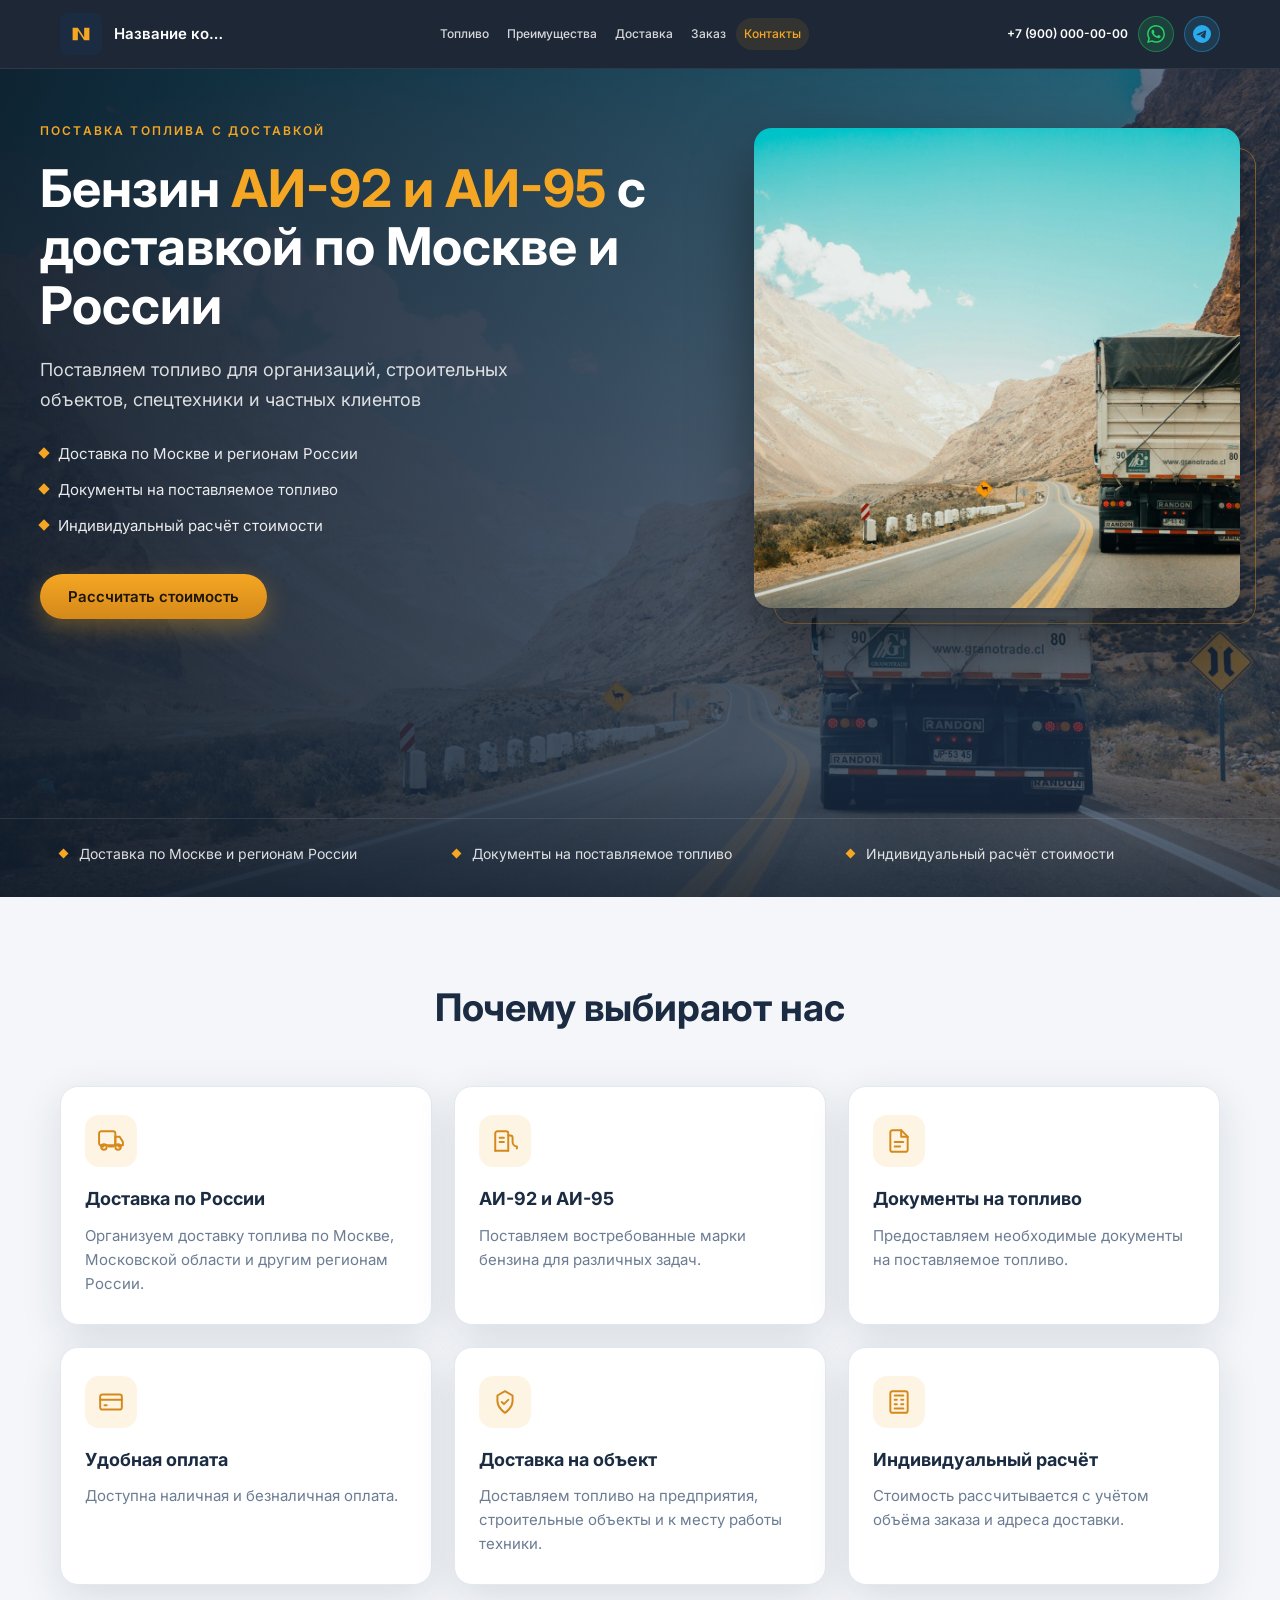
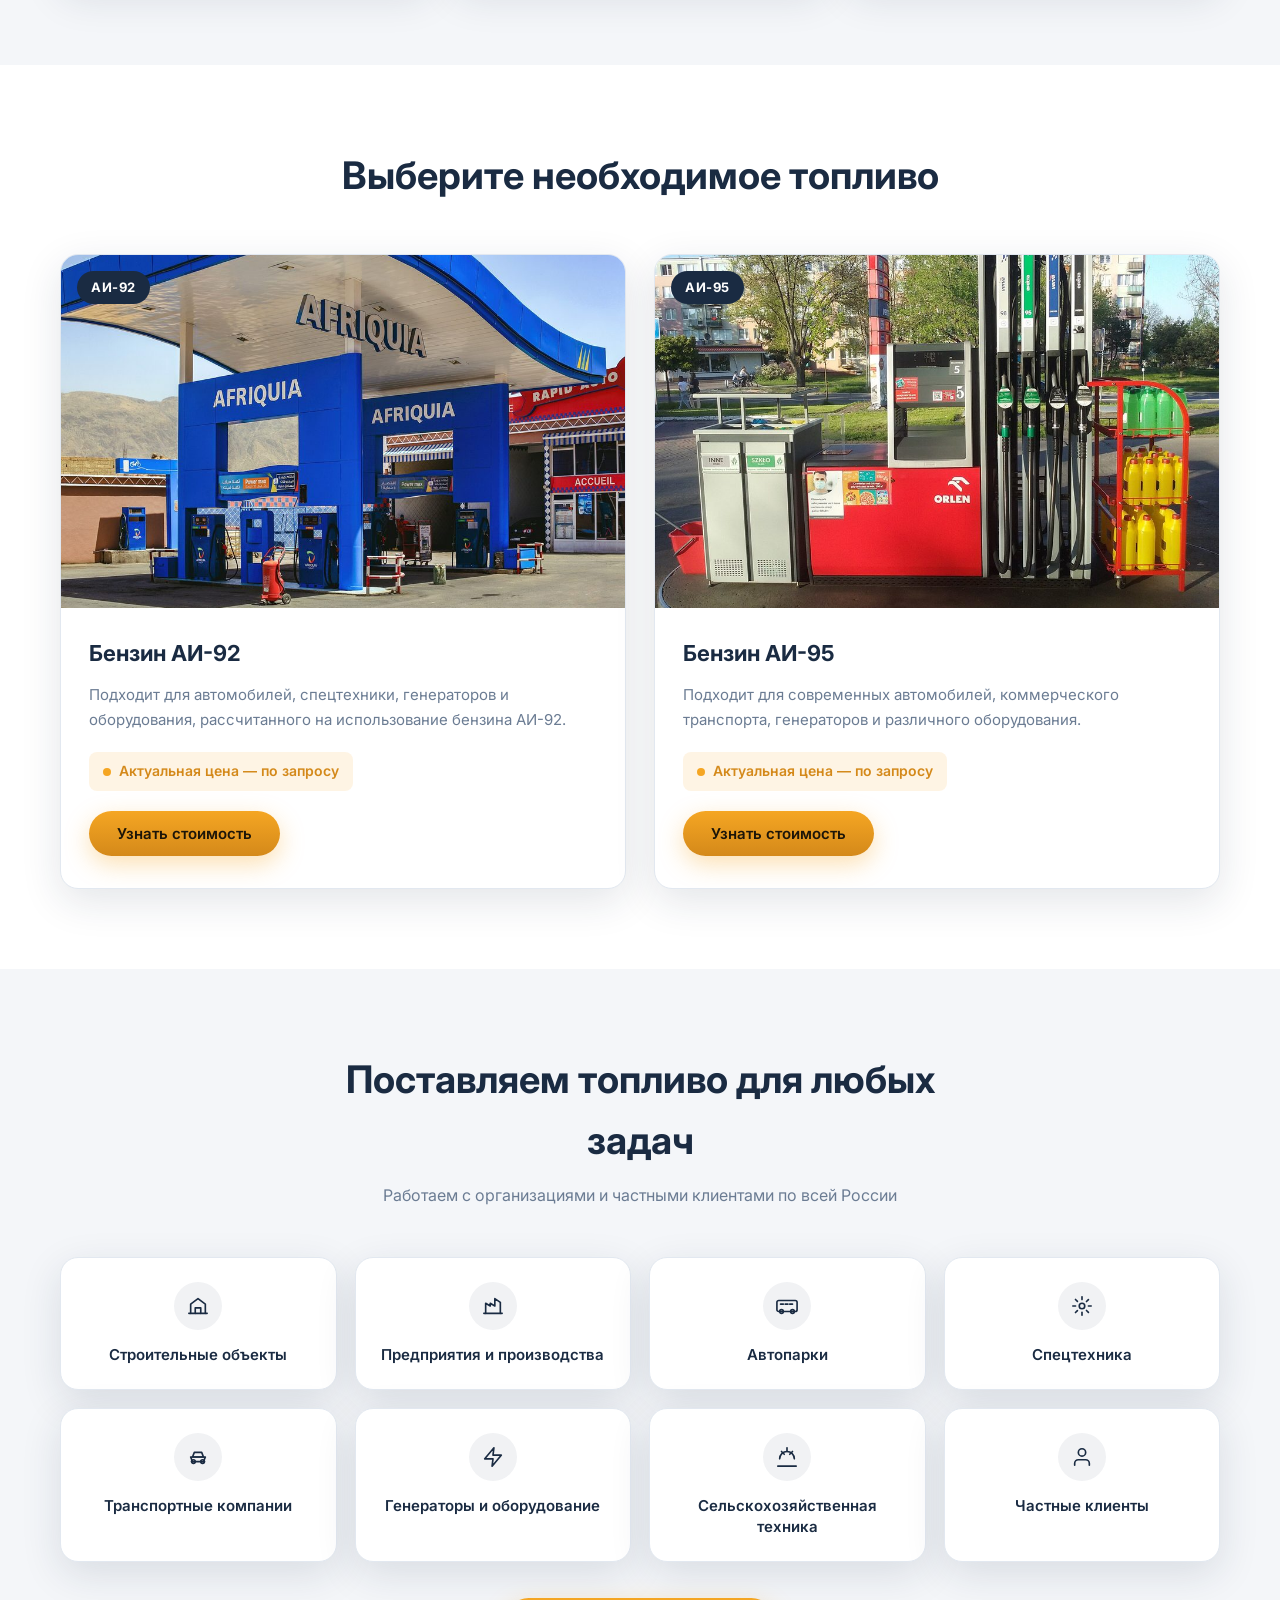
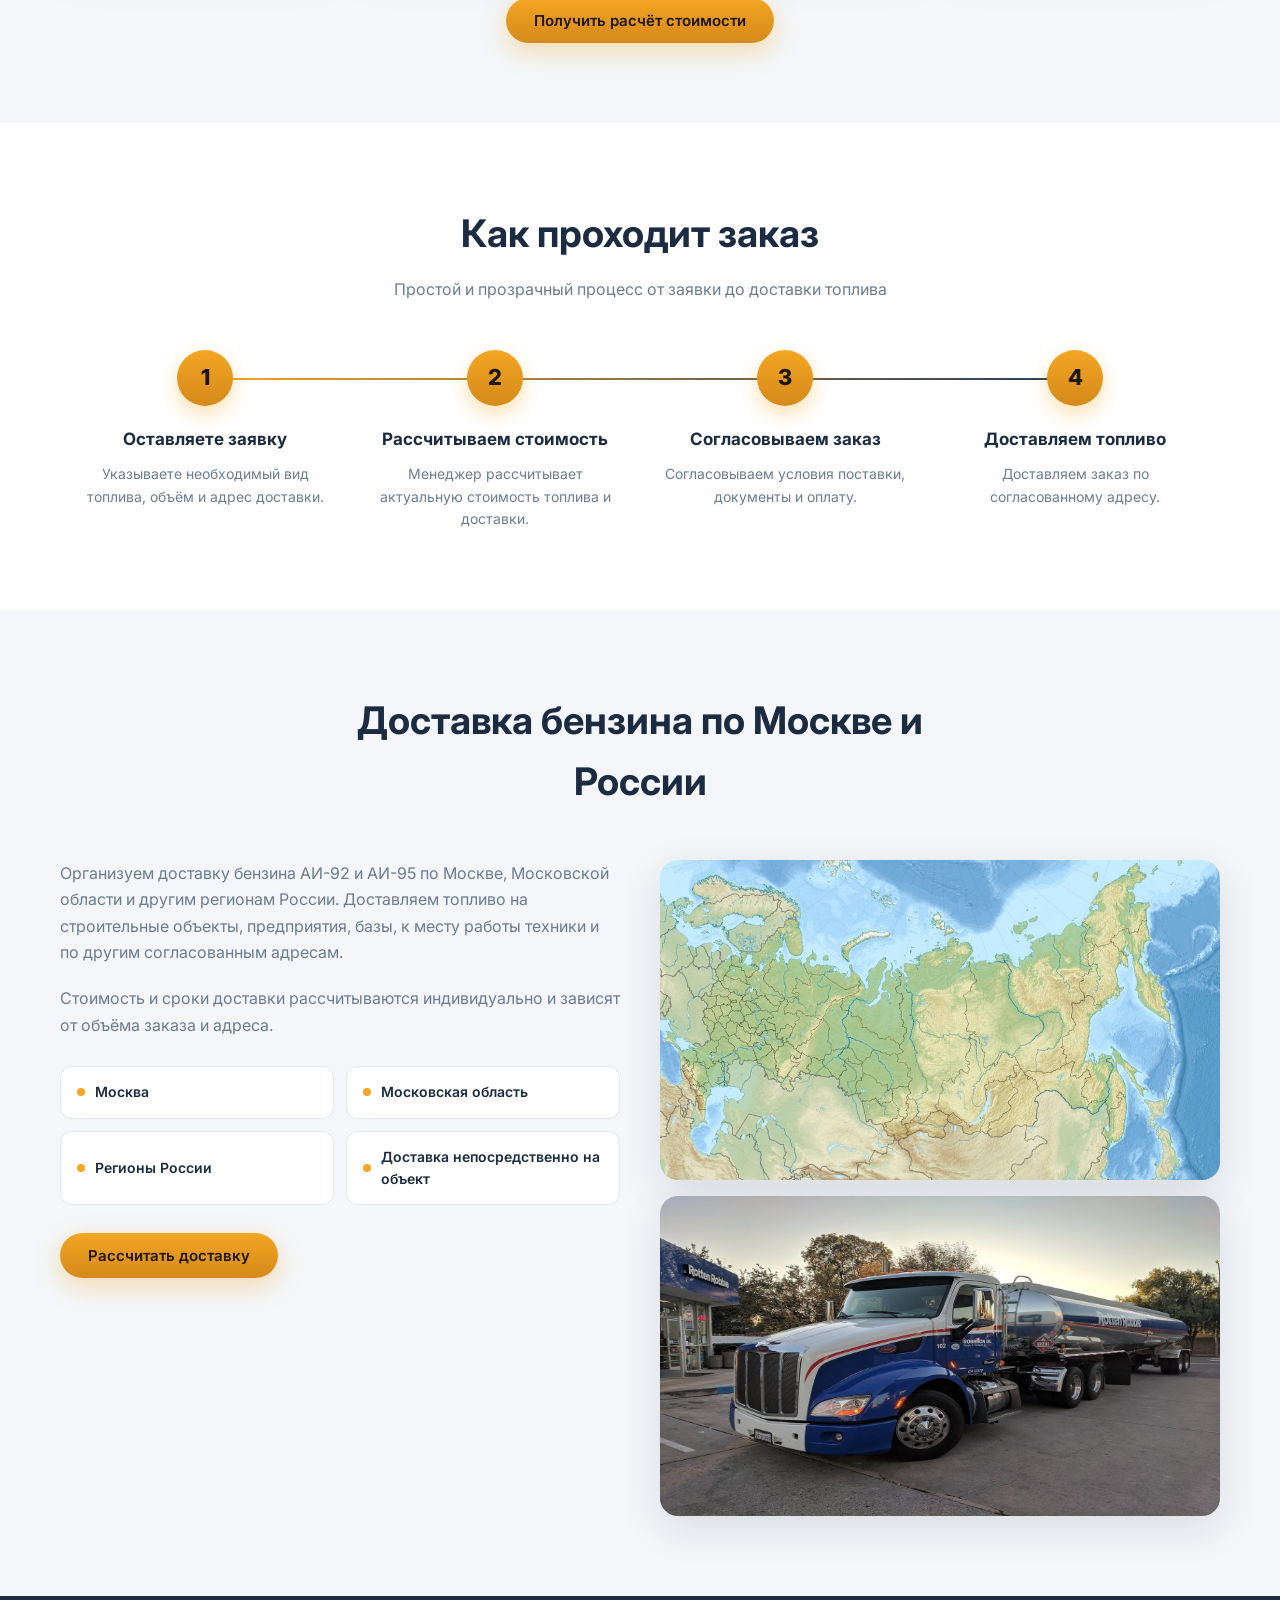
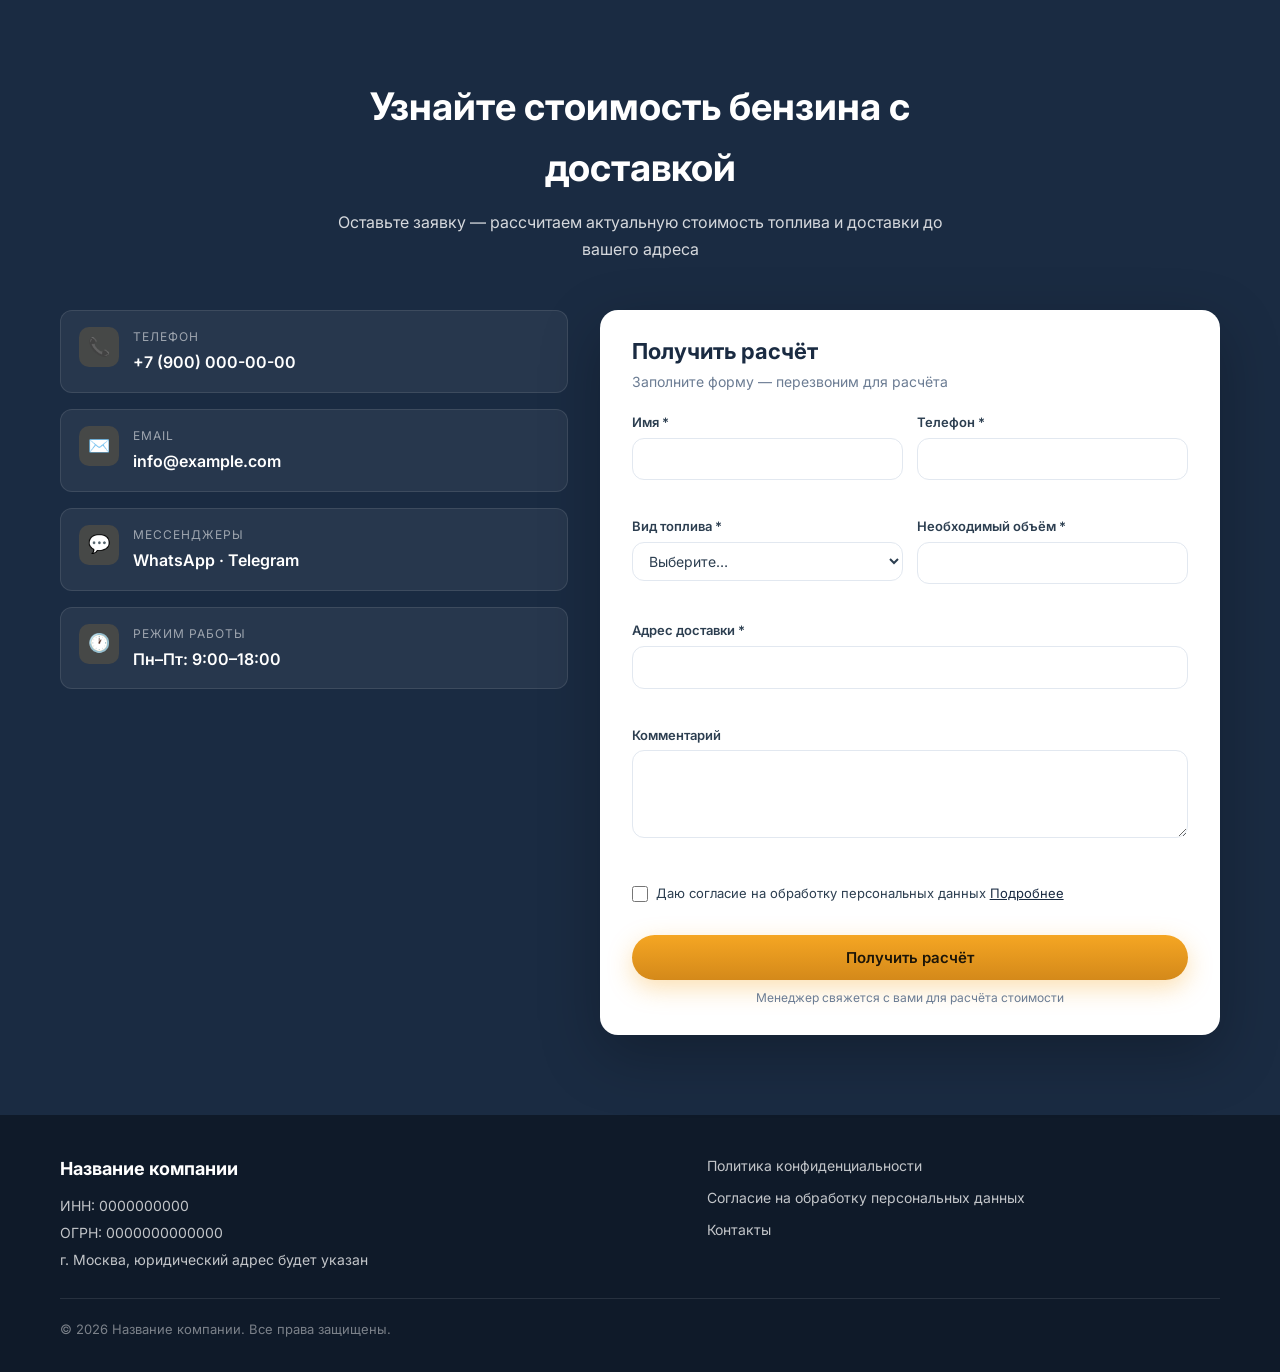
<file: index.html>
<!DOCTYPE html>
<html lang="ru">
<head>
  <meta charset="UTF-8">
  <meta name="viewport" content="width=device-width, initial-scale=1.0">
  <title>Бензин АИ-92 и АИ-95 с доставкой</title>
  <meta name="description" content="Поставка бензина АИ-92 и АИ-95 с доставкой по Москве, Московской области и регионам России.">
  <link rel="icon" href="data:image/svg+xml,<svg xmlns='http://www.w3.org/2000/svg' viewBox='0 0 100 100'><rect width='100' height='100' rx='16' fill='%231a2b42'/><text x='50' y='64' font-size='40' text-anchor='middle' fill='%23f5a623' font-family='Arial'>⛽</text></svg>">
  <link rel="preconnect" href="https://fonts.googleapis.com">
  <link rel="preconnect" href="https://fonts.gstatic.com" crossorigin>
  <link href="https://fonts.googleapis.com/css2?family=Inter:wght@400;500;600;700&display=swap" rel="stylesheet">
  <link rel="stylesheet" href="css/variables.css">
  <link rel="stylesheet" href="css/base.css">
  <link rel="stylesheet" href="css/layout.css">
  <link rel="stylesheet" href="css/header.css">
  <link rel="stylesheet" href="css/hero.css">
  <link rel="stylesheet" href="css/modal.css">
  <link rel="stylesheet" href="css/sections.css">
  <link rel="stylesheet" href="css/bottom-sections.css">
</head>
<body>
  <div id="loading" class="loading-screen">Загрузка…</div>

  <div id="app" class="site-root" hidden>
    <header class="header" id="header"></header>
    <main>
      <section id="hero" class="section section--hero"></section>
      <section id="advantages" class="section"></section>
      <section id="fuel" class="section section--alt"></section>
      <section id="audience" class="section"></section>
      <section id="order" class="section section--alt"></section>
      <section id="delivery" class="section"></section>
      <section id="contacts" class="section section--contacts"></section>
    </main>
    <footer class="footer" id="footer"></footer>
  </div>

  <div id="lead-modal" class="modal" hidden aria-hidden="true" role="dialog" aria-labelledby="lead-modal-title">
    <div class="modal__backdrop" data-close-modal></div>
    <div class="modal__dialog">
      <button class="modal__close" type="button" data-close-modal aria-label="Закрыть">&times;</button>
      <h2 class="modal__title" id="lead-modal-title">Рассчитать стоимость</h2>
      <p class="modal__subtitle">Заполните форму — менеджер рассчитает стоимость топлива и доставки</p>
      <form id="lead-form" novalidate>
        <div id="lead-form-fields"></div>
        <button class="btn btn--accent form__submit" type="submit" id="lead-form-submit">Отправить заявку</button>
        <p class="form__note">Менеджер свяжется с вами для расчёта стоимости</p>
      </form>
      <div id="lead-success" class="form__success" hidden>
        <div class="form__success-icon" aria-hidden="true">✓</div>
        <h3 class="modal__title">Заявка принята</h3>
        <p id="lead-success-text"></p>
        <button class="btn btn--accent" type="button" data-close-modal style="margin-top:20px;width:100%;">Закрыть</button>
      </div>
    </div>
  </div>

  <script src="js/vendor/js-yaml.min.js"></script>
  <script src="js/base-path.js"></script>
  <script src="js/icons.js"></script>
  <script src="js/section-icons.js"></script>
  <script src="js/config-loader.js"></script>
  <script src="js/utm.js"></script>
  <script src="js/lead-api.js"></script>
  <script src="js/form-render.js"></script>
  <script src="js/lead-form.js"></script>
  <script src="js/nav.js"></script>
  <script src="js/modal.js"></script>
  <script src="js/contacts-form.js"></script>
  <script src="js/app.js"></script>
</body>
</html>
</file>
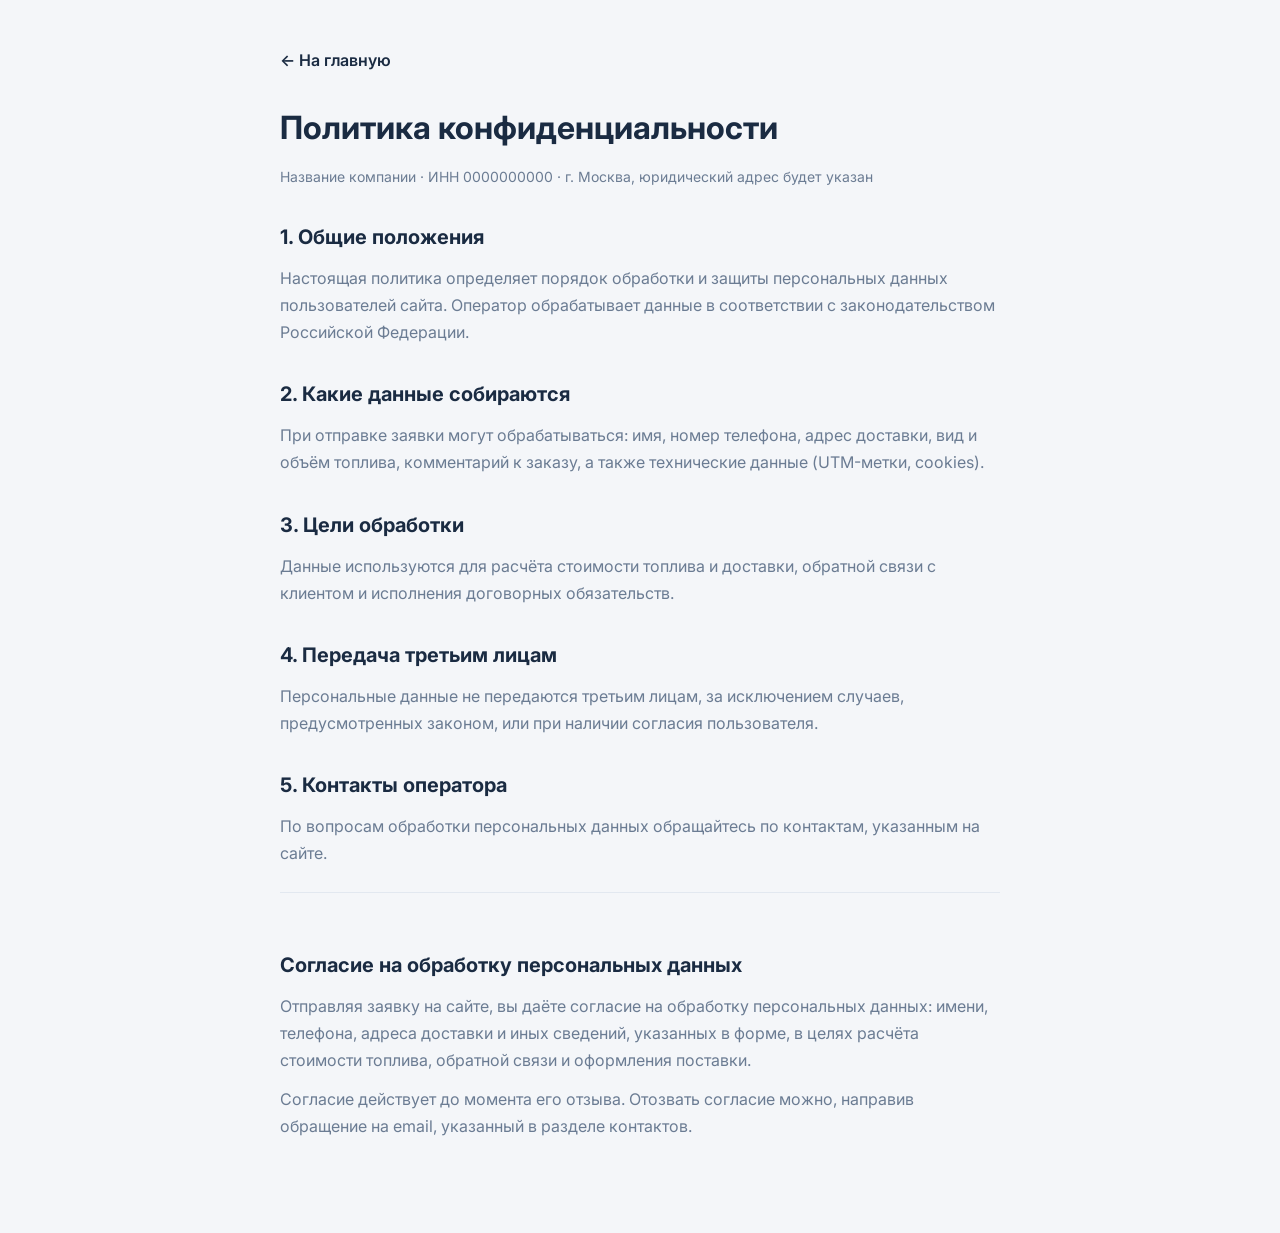
<file: privacy.html>
<!DOCTYPE html>
<html lang="ru">
<head>
  <meta charset="UTF-8">
  <meta name="viewport" content="width=device-width, initial-scale=1.0">
  <title>Политика конфиденциальности</title>
  <link rel="preconnect" href="https://fonts.googleapis.com">
  <link rel="preconnect" href="https://fonts.gstatic.com" crossorigin>
  <link href="https://fonts.googleapis.com/css2?family=Inter:wght@400;500;600;700&display=swap" rel="stylesheet">
  <link rel="stylesheet" href="css/variables.css">
  <link rel="stylesheet" href="css/base.css">
  <style>
    body { background: var(--color-bg); }
    .legal-page { max-width: 760px; margin: 0 auto; padding: 48px 20px 80px; }
    .legal-page h1 { font-size: 32px; color: var(--color-primary); margin-bottom: 12px; }
    .legal-page h2 { font-size: 20px; color: var(--color-primary); margin: 32px 0 12px; }
    .legal-page p { color: var(--color-muted); line-height: 1.7; margin-bottom: 12px; }
    .legal-back { display: inline-flex; margin-bottom: 28px; color: var(--color-primary); text-decoration: none; font-weight: 600; }
    .legal-back:hover { color: var(--color-accent-dark); }
    .legal-meta { font-size: 14px; color: var(--color-muted); margin-bottom: 32px; }
    #consent { scroll-margin-top: 24px; padding-top: 24px; border-top: 1px solid var(--color-border); margin-top: 24px; }
  </style>
</head>
<body>
  <div class="legal-page">
    <a class="legal-back" href="index.html">← На главную</a>
    <h1 id="privacy-title">Политика конфиденциальности</h1>
    <p class="legal-meta" id="company-line">Загрузка…</p>
    <div id="privacy-sections"></div>
    <section id="consent">
      <h2 id="consent-title">Согласие на обработку персональных данных</h2>
      <p id="consent-text"></p>
    </section>
  </div>

  <script src="js/vendor/js-yaml.min.js"></script>
  <script src="js/base-path.js"></script>
  <script src="js/config-loader.js"></script>
  <script>
    (async function () {
      try {
        const [site, content] = await Promise.all([
          SiteConfig.fetchYaml('config/site.yaml'),
          SiteConfig.fetchYaml('config/content.yaml'),
        ]);
        const legal = content.legal || {};

        document.title = `${legal.privacy_title || 'Политика'} — ${site.company.name}`;
        document.getElementById('privacy-title').textContent = legal.privacy_title || 'Политика конфиденциальности';
        document.getElementById('consent-title').textContent = legal.consent_title || 'Согласие на обработку персональных данных';
        document.getElementById('company-line').textContent = `${site.company.name} · ИНН ${site.company.inn} · ${site.company.legal_address}`;

        const host = document.getElementById('privacy-sections');
        host.innerHTML = (legal.privacy_sections || [])
          .map((s) => `<h2>${s.title}</h2><p>${s.text}</p>`)
          .join('');

        const consentText = (legal.consent_text || '').trim().split(/\n\n+/);
        document.getElementById('consent-text').innerHTML = consentText.map((p) => `<p>${p}</p>`).join('');
      } catch (e) {
        document.getElementById('company-line').textContent = 'Ошибка загрузки: ' + e.message;
      }
    })();
  </script>
</body>
</html>
</file>
<file: css/variables.css>
:root {
  --color-primary: #1a2b42;
  --color-primary-light: #243a5e;
  --color-accent: #f5a623;
  --color-accent-dark: #d4891a;
  --color-white: #ffffff;
  --color-text: #2c3e50;
  --color-muted: #6b7c93;
  --color-bg: #f4f6f9;
  --color-card: #ffffff;
  --color-border: #e2e8f0;

  --font-sans: "Inter", -apple-system, "Segoe UI", Roboto, Arial, sans-serif;
  --container: 1200px;
  --radius: 12px;
  --radius-lg: 18px;
  --shadow: 0 12px 40px rgba(26, 43, 66, 0.12);
}
</file>
<file: css/base.css>
* {
  margin: 0;
  padding: 0;
  box-sizing: border-box;
}

html {
  scroll-behavior: smooth;
}

body {
  font-family: var(--font-sans);
  color: var(--color-text);
  background: var(--color-bg);
  line-height: 1.6;
}

.container {
  max-width: var(--container);
  margin: 0 auto;
  padding: 0 20px;
}

img {
  max-width: 100%;
  display: block;
}

a {
  color: inherit;
}

.loading-screen {
  min-height: 100vh;
  display: grid;
  place-items: center;
  background: var(--color-primary);
  color: var(--color-white);
  font-size: 18px;
}

.loading-screen[hidden],
.site-root[hidden] {
  display: none !important;
}

.sr-only {
  position: absolute;
  width: 1px;
  height: 1px;
  padding: 0;
  margin: -1px;
  overflow: hidden;
  clip: rect(0, 0, 0, 0);
  border: 0;
}
</file>
<file: css/layout.css>
.btn {
  display: inline-flex;
  align-items: center;
  justify-content: center;
  gap: 8px;
  padding: 13px 28px;
  border-radius: 999px;
  border: none;
  font-weight: 600;
  font-size: 15px;
  cursor: pointer;
  text-decoration: none;
  transition: transform 0.18s, box-shadow 0.18s, background 0.2s;
  font-family: inherit;
}

.btn--accent {
  background: linear-gradient(180deg, var(--color-accent) 0%, var(--color-accent-dark) 100%);
  color: #1c1508;
  box-shadow: 0 8px 24px rgba(245, 166, 35, 0.35);
}

.btn--accent:hover {
  transform: translateY(-2px);
  box-shadow: 0 12px 30px rgba(245, 166, 35, 0.45);
}

.btn--ghost {
  background: transparent;
  color: var(--color-white);
  border: 1px solid rgba(255, 255, 255, 0.3);
}

.btn--ghost:hover {
  background: rgba(255, 255, 255, 0.08);
}

.section {
  padding: 80px 0;
  scroll-margin-top: 80px;
}

.section--alt {
  background: var(--color-white);
}

.section--contacts {
  background: var(--color-primary);
  color: var(--color-white);
}

.section__title {
  font-size: clamp(28px, 4vw, 38px);
  font-weight: 700;
  margin-bottom: 16px;
  color: var(--color-primary);
}

.section--contacts .section__title {
  color: var(--color-white);
}

.section__subtitle {
  color: var(--color-muted);
  max-width: 640px;
  margin-bottom: 32px;
  line-height: 1.65;
}

.section--contacts .section__subtitle {
  color: rgba(255, 255, 255, 0.82);
}

.grid-3 {
  display: grid;
  grid-template-columns: repeat(3, 1fr);
  gap: 20px;
}

.grid-2 {
  display: grid;
  grid-template-columns: repeat(2, 1fr);
  gap: 24px;
}

.grid-4 {
  display: grid;
  grid-template-columns: repeat(4, 1fr);
  gap: 20px;
}

.card {
  background: var(--color-card);
  border: 1px solid var(--color-border);
  border-radius: var(--radius-lg);
  padding: 24px;
  box-shadow: var(--shadow);
}

.card h3 {
  margin-bottom: 8px;
  color: var(--color-primary);
}

.footer {
  background: #0f1a29;
  color: rgba(255, 255, 255, 0.75);
  padding: 32px 0;
  font-size: 14px;
}

.footer__grid {
  display: grid;
  gap: 8px;
}

.footer a {
  color: inherit;
}

@media (max-width: 900px) {
  .grid-3,
  .grid-4 {
    grid-template-columns: repeat(2, 1fr);
  }
}

@media (max-width: 600px) {
  .section {
    padding: 64px 0;
  }

  .grid-2,
  .grid-3,
  .grid-4 {
    grid-template-columns: 1fr;
  }
}
</file>
<file: css/header.css>
.header {
  position: sticky;
  top: 0;
  z-index: 200;
  background: rgba(15, 26, 41, 0.94);
  backdrop-filter: blur(12px);
  border-bottom: 1px solid rgba(255, 255, 255, 0.08);
}

.header__inner {
  display: grid;
  grid-template-columns: auto minmax(0, 1fr) auto;
  align-items: center;
  gap: 20px;
  min-height: 68px;
}

.header__brand {
  display: flex;
  align-items: center;
  gap: 12px;
  color: var(--color-white);
  text-decoration: none;
  font-weight: 600;
  font-size: 15px;
  white-space: nowrap;
}

.header__brand img {
  width: 42px;
  height: 42px;
  flex-shrink: 0;
}

.header__brand span {
  max-width: 160px;
  overflow: hidden;
  text-overflow: ellipsis;
}

.nav--desktop {
  display: flex;
  justify-content: center;
  align-items: center;
  gap: 2px;
  flex-wrap: nowrap;
  min-width: 0;
}

.nav a {
  color: rgba(255, 255, 255, 0.82);
  text-decoration: none;
  font-size: 13px;
  font-weight: 500;
  padding: 7px 10px;
  border-radius: 999px;
  white-space: nowrap;
  transition: color 0.2s, background 0.2s;
}

.nav a:hover,
.nav a.is-active {
  color: var(--color-accent);
  background: rgba(245, 166, 35, 0.1);
}

.header__actions {
  display: flex;
  align-items: center;
  gap: 10px;
}

.header__phone {
  color: var(--color-white);
  text-decoration: none;
  font-weight: 600;
  font-size: 13px;
  white-space: nowrap;
}

.header__phone:hover {
  color: var(--color-accent);
}

.btn--icon {
  width: 36px;
  height: 36px;
  padding: 0;
  border-radius: 50%;
  font-size: 0;
  flex-shrink: 0;
}

.btn--icon svg {
  width: 18px;
  height: 18px;
}

.btn--wa {
  background: rgba(37, 211, 102, 0.15);
  border: 1px solid rgba(37, 211, 102, 0.4);
  color: #25d366;
}

.btn--wa:hover {
  background: rgba(37, 211, 102, 0.28);
}

.btn--tg {
  background: rgba(42, 171, 238, 0.15);
  border: 1px solid rgba(42, 171, 238, 0.4);
  color: #2aabee;
}

.btn--tg:hover {
  background: rgba(42, 171, 238, 0.28);
}

.burger {
  display: none;
  width: 44px;
  height: 44px;
  border: 1px solid rgba(255, 255, 255, 0.2);
  border-radius: 10px;
  background: transparent;
  cursor: pointer;
  padding: 10px;
  flex-direction: column;
  justify-content: center;
  gap: 5px;
}

.burger span {
  display: block;
  height: 2px;
  background: var(--color-white);
  border-radius: 2px;
  transition: transform 0.25s, opacity 0.25s;
}

.burger.is-open span:nth-child(1) {
  transform: translateY(7px) rotate(45deg);
}

.burger.is-open span:nth-child(2) {
  opacity: 0;
}

.burger.is-open span:nth-child(3) {
  transform: translateY(-7px) rotate(-45deg);
}

.mobile-menu {
  display: none;
  border-top: 1px solid rgba(255, 255, 255, 0.08);
  background: rgba(15, 26, 41, 0.98);
  padding: 16px 0 24px;
}

.mobile-menu.is-open {
  display: block;
}

.mobile-menu .nav {
  flex-direction: column;
  gap: 4px;
  padding: 0 20px;
}

.mobile-menu .nav a {
  display: block;
  padding: 12px 16px;
  font-size: 16px;
}

.mobile-menu__contacts {
  display: flex;
  flex-direction: column;
  gap: 12px;
  padding: 20px 20px 0;
  border-top: 1px solid rgba(255, 255, 255, 0.08);
  margin-top: 12px;
}

.mobile-menu__contacts .header__phone {
  font-size: 18px;
}

.mobile-menu__row {
  display: flex;
  gap: 10px;
}

@media (max-width: 1140px) {
  .header__inner {
    grid-template-columns: 1fr auto;
  }

  .nav--desktop {
    display: none;
  }

  .header__phone {
    display: none;
  }

  .burger {
    display: flex;
  }
}

@media (min-width: 1141px) and (max-width: 1280px) {
  .header__brand span {
    max-width: 120px;
  }

  .nav a {
    font-size: 12px;
    padding: 6px 8px;
  }

  .header__phone {
    font-size: 12px;
  }
}

@media (max-width: 480px) {
  .header__brand span {
    display: none;
  }
}
</file>
<file: css/hero.css>
.section--hero {
  position: relative;
  padding: 0;
  min-height: min(92vh, 900px);
  display: flex;
  flex-direction: column;
  justify-content: center;
  color: var(--color-white);
  overflow: hidden;
}

.hero__bg {
  position: absolute;
  inset: 0;
  background:
    linear-gradient(105deg, rgba(15, 26, 41, 0.94) 0%, rgba(26, 43, 66, 0.82) 45%, rgba(36, 58, 94, 0.55) 100%),
    var(--hero-bg, var(--color-primary)) center/cover no-repeat;
  z-index: 0;
}

.hero__bg::after {
  content: "";
  position: absolute;
  inset: auto 0 0 0;
  height: 120px;
  background: linear-gradient(to top, rgba(15, 26, 41, 0.5), transparent);
}

.hero__grid {
  position: relative;
  z-index: 1;
  display: grid;
  grid-template-columns: 1.15fr 0.85fr;
  gap: 56px;
  align-items: center;
  padding: 48px 0 32px;
}

.hero__eyebrow {
  display: inline-block;
  font-size: 12px;
  font-weight: 600;
  letter-spacing: 0.18em;
  text-transform: uppercase;
  color: var(--color-accent);
  margin-bottom: 20px;
}

.hero__title {
  font-size: clamp(32px, 5vw, 52px);
  font-weight: 700;
  line-height: 1.12;
  margin-bottom: 20px;
  color: var(--color-white);
}

.hero__title em {
  font-style: normal;
  color: var(--color-accent);
}

.hero__subtitle {
  font-size: clamp(16px, 2vw, 18px);
  line-height: 1.65;
  color: rgba(255, 255, 255, 0.84);
  max-width: 520px;
  margin-bottom: 28px;
}

.hero__benefits {
  list-style: none;
  display: grid;
  gap: 12px;
  margin-bottom: 36px;
}

.hero__benefits li {
  display: flex;
  align-items: flex-start;
  gap: 10px;
  font-size: 15px;
  color: rgba(255, 255, 255, 0.9);
}

.hero__benefits li::before {
  content: "";
  width: 8px;
  height: 8px;
  margin-top: 7px;
  flex-shrink: 0;
  background: var(--color-accent);
  transform: rotate(45deg);
}

.hero__cta-row {
  display: flex;
  flex-wrap: wrap;
  gap: 14px;
  align-items: center;
}

.hero__visual {
  position: relative;
}

.hero__visual::before {
  content: "";
  position: absolute;
  inset: 20px -16px -16px 20px;
  border: 1px solid rgba(245, 166, 35, 0.45);
  border-radius: var(--radius-lg);
  pointer-events: none;
}

.hero__visual img {
  position: relative;
  width: 100%;
  border-radius: var(--radius-lg);
  box-shadow: 0 28px 64px rgba(0, 0, 0, 0.45);
  aspect-ratio: 4/3;
  object-fit: cover;
}

.hero__trust {
  position: relative;
  z-index: 1;
  border-top: 1px solid rgba(255, 255, 255, 0.1);
  padding: 24px 0 32px;
  margin-top: auto;
}

.hero__trust-grid {
  display: grid;
  grid-template-columns: repeat(3, 1fr);
  gap: 20px;
}

.hero__trust-item {
  display: flex;
  align-items: center;
  gap: 12px;
  font-size: 14px;
  color: rgba(255, 255, 255, 0.85);
}

.hero__trust-item::before {
  content: "";
  width: 7px;
  height: 7px;
  flex-shrink: 0;
  background: var(--color-accent);
  transform: rotate(45deg);
}

@media (max-width: 900px) {
  .hero__grid {
    grid-template-columns: 1fr;
    gap: 36px;
    padding-top: 32px;
  }

  .hero__visual {
    order: -1;
    max-width: 480px;
  }

  .hero__trust-grid {
    grid-template-columns: 1fr;
    gap: 14px;
  }
}

@media (max-width: 480px) {
  .section--hero {
    min-height: auto;
  }

  .hero__cta-row .btn {
    width: 100%;
  }
}
</file>
<file: css/modal.css>
.modal {
  position: fixed;
  inset: 0;
  z-index: 300;
  display: grid;
  place-items: center;
  padding: 20px;
}

.modal[hidden] {
  display: none;
}

.modal__backdrop {
  position: absolute;
  inset: 0;
  background: rgba(15, 26, 41, 0.72);
  backdrop-filter: blur(4px);
}

.modal__dialog {
  position: relative;
  width: min(100%, 600px);
  background: var(--color-white);
  border-radius: var(--radius-lg);
  box-shadow: 0 24px 80px rgba(0, 0, 0, 0.35);
  padding: 28px 32px 24px;
  overflow: hidden;
}

.modal__close {
  position: absolute;
  top: 16px;
  right: 16px;
  width: 36px;
  height: 36px;
  border: none;
  border-radius: 50%;
  background: var(--color-bg);
  color: var(--color-muted);
  font-size: 22px;
  line-height: 1;
  cursor: pointer;
}

.modal__close:hover {
  background: var(--color-border);
  color: var(--color-text);
}

.modal__title {
  font-size: 22px;
  font-weight: 700;
  color: var(--color-primary);
  margin-bottom: 6px;
  padding-right: 36px;
  line-height: 1.25;
}

.modal__subtitle {
  font-size: 14px;
  color: var(--color-muted);
  margin-bottom: 20px;
  line-height: 1.45;
}

.modal__dialog .form-field {
  margin-bottom: 12px;
}

.form-field {
  margin-bottom: 16px;
}

.form-field label {
  display: block;
  font-size: 13px;
  font-weight: 600;
  color: var(--color-text);
  margin-bottom: 5px;
}

.modal__dialog .form-field label {
  font-size: 12px;
  margin-bottom: 4px;
}

.form-field textarea {
  resize: vertical;
  min-height: 88px;
}

.form-field input:not([type="checkbox"]):not([type="radio"]):not([type="hidden"]),
.form-field select,
.form-field textarea {
  width: 100%;
  padding: 12px 14px;
  border: 1px solid var(--color-border);
  border-radius: var(--radius);
  font: inherit;
  font-size: 15px;
  color: var(--color-text);
  background: var(--color-white);
  transition: border-color 0.2s, box-shadow 0.2s;
}

.modal__dialog .form-field input:not([type="checkbox"]):not([type="radio"]):not([type="hidden"]),
.modal__dialog .form-field select,
.modal__dialog .form-field textarea {
  padding: 9px 12px;
  font-size: 14px;
}

.form-field input:not([type="checkbox"]):not([type="radio"]):focus,
.form-field select:focus,
.form-field textarea:focus {
  outline: none;
  border-color: var(--color-accent);
  box-shadow: 0 0 0 3px rgba(245, 166, 35, 0.2);
}

.form-field input:not([type="checkbox"]):not([type="radio"]).is-invalid,
.form-field select.is-invalid {
  border-color: #e74c3c;
}

.form-field__error {
  font-size: 12px;
  color: #e74c3c;
  margin-top: 4px;
  min-height: 16px;
}

.form-fields-grid {
  display: grid;
  grid-template-columns: repeat(2, minmax(0, 1fr));
  column-gap: 14px;
}

.form-fields-grid .form-field:nth-child(n + 5) {
  grid-column: 1 / -1;
}

.form-field--consent {
  margin-top: 4px;
  margin-bottom: 8px;
}

#lead-form .form__submit {
  width: 100%;
  margin-top: 4px;
  padding: 12px 24px;
  font-size: 14px;
}

.form__submit {
  width: 100%;
  margin-top: 8px;
}

.form__note {
  margin-top: 10px;
  font-size: 12px;
  color: var(--color-muted);
  text-align: center;
  line-height: 1.4;
}

.modal__dialog .form__note {
  margin-top: 8px;
  margin-bottom: 0;
}

.form__success {
  text-align: center;
  padding: 24px 0;
}

.form__success-icon {
  width: 56px;
  height: 56px;
  margin: 0 auto 16px;
  border-radius: 50%;
  background: rgba(245, 166, 35, 0.15);
  color: var(--color-accent-dark);
  display: grid;
  place-items: center;
  font-size: 28px;
}

.form__success p {
  color: var(--color-muted);
  line-height: 1.6;
}

body.modal-open {
  overflow: hidden;
}

.form-honeypot {
  position: absolute;
  left: -9999px;
  width: 1px;
  height: 1px;
  overflow: hidden;
  opacity: 0;
  pointer-events: none;
}

.form-field.form-field--consent > label.form-consent,
.modal__dialog .form-field.form-field--consent > label.form-consent {
  display: flex;
  flex-direction: row;
  align-items: flex-start;
  gap: 8px;
  font-weight: 400;
  margin-bottom: 0;
  line-height: 1.45;
  cursor: pointer;
}

.form-consent {
  font-size: 13px;
  color: var(--color-muted);
}

.modal__dialog .form-consent {
  font-size: 12px;
}

.modal__dialog .form-field__error {
  min-height: 0;
  margin-top: 2px;
}

.form-consent input[type="checkbox"] {
  width: 16px;
  height: 16px;
  min-width: 16px;
  margin: 2px 0 0;
  padding: 0;
  flex: 0 0 16px;
  accent-color: var(--color-accent);
  cursor: pointer;
}

.form-consent span {
  flex: 1;
  min-width: 0;
}

.form-consent a {
  color: var(--color-primary);
}

.form-consent input.is-invalid {
  outline: 2px solid #e74c3c;
  outline-offset: 1px;
}

.form__global-error {
  color: #e74c3c;
  font-size: 14px;
  margin-bottom: 12px;
  text-align: center;
}

.form__global-error[hidden] {
  display: none;
}

.btn.is-loading {
  opacity: 0.75;
  pointer-events: none;
}

@media (max-width: 560px) {
  .modal__dialog {
    width: min(100%, 480px);
    padding: 24px 20px 20px;
  }

  .form-fields-grid {
    grid-template-columns: 1fr;
  }

  .form-fields-grid .form-field {
    grid-column: 1 / -1;
  }
}
</file>
<file: css/sections.css>
.section-head {
  text-align: center;
  max-width: 640px;
  margin: 0 auto 48px;
}

.section-head .section__title {
  margin-bottom: 12px;
}

.section-head .section__subtitle {
  margin: 0 auto;
}

.advantages-grid {
  display: grid;
  grid-template-columns: repeat(3, 1fr);
  gap: 22px;
}

.advantage-card {
  background: var(--color-white);
  border: 1px solid var(--color-border);
  border-radius: var(--radius-lg);
  padding: 28px 24px;
  box-shadow: var(--shadow);
  transition: transform 0.22s, box-shadow 0.22s, border-color 0.22s;
}

.advantage-card:hover {
  transform: translateY(-4px);
  border-color: rgba(245, 166, 35, 0.45);
  box-shadow: 0 18px 44px rgba(26, 43, 66, 0.12);
}

.advantage-card__icon {
  width: 52px;
  height: 52px;
  border-radius: 14px;
  background: rgba(245, 166, 35, 0.12);
  color: var(--color-accent-dark);
  display: grid;
  place-items: center;
  margin-bottom: 18px;
}

.advantage-card__icon svg {
  width: 26px;
  height: 26px;
}

.advantage-card h3 {
  font-size: 18px;
  font-weight: 700;
  color: var(--color-primary);
  margin-bottom: 10px;
}

.advantage-card p {
  font-size: 15px;
  color: var(--color-muted);
  line-height: 1.6;
}

.fuel-grid {
  display: grid;
  grid-template-columns: repeat(2, 1fr);
  gap: 28px;
}

.fuel-card {
  background: var(--color-white);
  border: 1px solid var(--color-border);
  border-radius: var(--radius-lg);
  overflow: hidden;
  box-shadow: var(--shadow);
  display: flex;
  flex-direction: column;
  transition: transform 0.22s, box-shadow 0.22s;
}

.fuel-card:hover {
  transform: translateY(-5px);
  box-shadow: 0 20px 48px rgba(26, 43, 66, 0.14);
}

.fuel-card__media {
  position: relative;
  aspect-ratio: 16/10;
  overflow: hidden;
  background: var(--color-bg);
}

.fuel-card__media img {
  width: 100%;
  height: 100%;
  object-fit: cover;
}

.fuel-card__badge {
  position: absolute;
  top: 16px;
  left: 16px;
  padding: 6px 14px;
  border-radius: 999px;
  background: var(--color-primary);
  color: var(--color-white);
  font-size: 13px;
  font-weight: 700;
  letter-spacing: 0.04em;
}

.fuel-card__body {
  padding: 28px 28px 32px;
  display: flex;
  flex-direction: column;
  flex: 1;
}

.fuel-card h3 {
  font-size: 22px;
  font-weight: 700;
  color: var(--color-primary);
  margin-bottom: 12px;
}

.fuel-card__desc {
  font-size: 15px;
  color: var(--color-muted);
  line-height: 1.65;
  margin-bottom: 20px;
  flex: 1;
}

.fuel-card__price {
  display: inline-flex;
  align-items: center;
  gap: 8px;
  padding: 8px 14px;
  border-radius: 8px;
  background: rgba(245, 166, 35, 0.12);
  color: var(--color-accent-dark);
  font-size: 14px;
  font-weight: 600;
  margin-bottom: 20px;
  width: fit-content;
}

.fuel-card__price::before {
  content: "";
  width: 8px;
  height: 8px;
  border-radius: 50%;
  background: var(--color-accent);
}

.fuel-card .btn {
  align-self: flex-start;
}

.audience-grid {
  display: grid;
  grid-template-columns: repeat(4, 1fr);
  gap: 18px;
}

.audience-card {
  background: var(--color-white);
  border: 1px solid var(--color-border);
  border-radius: var(--radius-lg);
  padding: 24px 20px;
  text-align: center;
  box-shadow: var(--shadow);
  transition: transform 0.2s, border-color 0.2s;
}

.audience-card:hover {
  transform: translateY(-3px);
  border-color: rgba(245, 166, 35, 0.4);
}

.audience-card__icon {
  width: 48px;
  height: 48px;
  margin: 0 auto 14px;
  border-radius: 50%;
  background: rgba(26, 43, 66, 0.06);
  color: var(--color-primary);
  display: grid;
  place-items: center;
}

.audience-card__icon svg {
  width: 22px;
  height: 22px;
}

.audience-card h3 {
  font-size: 15px;
  font-weight: 600;
  color: var(--color-primary);
  line-height: 1.4;
}

.section-cta {
  text-align: center;
  margin-top: 36px;
}

@media (max-width: 900px) {
  .advantages-grid {
    grid-template-columns: repeat(2, 1fr);
  }

  .audience-grid {
    grid-template-columns: repeat(2, 1fr);
  }
}

@media (max-width: 600px) {
  .advantages-grid,
  .fuel-grid,
  .audience-grid {
    grid-template-columns: 1fr;
  }

  .fuel-card .btn {
    width: 100%;
  }
}
</file>
<file: css/bottom-sections.css>
/* === Как заказать === */
.steps {
  display: grid;
  grid-template-columns: repeat(4, 1fr);
  gap: 0;
  position: relative;
}

.steps::before {
  content: "";
  position: absolute;
  top: 28px;
  left: 12%;
  right: 12%;
  height: 2px;
  background: linear-gradient(90deg, var(--color-accent), var(--color-primary-light));
  z-index: 0;
}

.step-card {
  position: relative;
  z-index: 1;
  text-align: center;
  padding: 0 16px;
}

.step-card__num {
  width: 56px;
  height: 56px;
  margin: 0 auto 20px;
  border-radius: 50%;
  background: linear-gradient(180deg, var(--color-accent), var(--color-accent-dark));
  color: #1c1508;
  font-size: 22px;
  font-weight: 800;
  display: grid;
  place-items: center;
  box-shadow: 0 8px 20px rgba(245, 166, 35, 0.35);
}

.step-card h3 {
  font-size: 17px;
  font-weight: 700;
  color: var(--color-primary);
  margin-bottom: 10px;
}

.step-card p {
  font-size: 14px;
  color: var(--color-muted);
  line-height: 1.6;
}

/* === Доставка === */
.delivery-layout {
  display: grid;
  grid-template-columns: 1fr 1fr;
  gap: 40px;
  align-items: start;
}

.delivery-layout__text .section__subtitle {
  margin-bottom: 20px;
}

.delivery-regions {
  display: grid;
  grid-template-columns: repeat(2, 1fr);
  gap: 12px;
  margin: 28px 0;
}

.delivery-region {
  display: flex;
  align-items: center;
  gap: 10px;
  padding: 14px 16px;
  background: var(--color-white);
  border: 1px solid var(--color-border);
  border-radius: var(--radius);
  font-weight: 600;
  font-size: 14px;
  color: var(--color-primary);
}

.delivery-region::before {
  content: "";
  width: 8px;
  height: 8px;
  border-radius: 50%;
  background: var(--color-accent);
  flex-shrink: 0;
}

.delivery-visual {
  display: grid;
  gap: 16px;
}

.delivery-visual img {
  border-radius: var(--radius-lg);
  box-shadow: var(--shadow);
  width: 100%;
}

/* === Контакты === */
.contacts-layout {
  display: grid;
  grid-template-columns: 0.9fr 1.1fr;
  gap: 32px;
  align-items: start;
}

.contacts-info {
  display: grid;
  gap: 16px;
}

.contacts-info__item {
  display: flex;
  gap: 14px;
  align-items: flex-start;
  padding: 16px 18px;
  background: rgba(255, 255, 255, 0.06);
  border: 1px solid rgba(255, 255, 255, 0.1);
  border-radius: var(--radius);
}

.contacts-info__icon {
  width: 40px;
  height: 40px;
  border-radius: 10px;
  background: rgba(245, 166, 35, 0.15);
  color: var(--color-accent);
  display: grid;
  place-items: center;
  flex-shrink: 0;
  font-size: 18px;
}

.contacts-info__label {
  font-size: 12px;
  text-transform: uppercase;
  letter-spacing: 0.08em;
  color: rgba(255, 255, 255, 0.55);
  margin-bottom: 4px;
}

.contacts-info__value {
  font-size: 16px;
  font-weight: 600;
}

.contacts-info__value a {
  color: var(--color-white);
  text-decoration: none;
}

.contacts-info__value a:hover {
  color: var(--color-accent);
}

.contacts-form-card {
  background: var(--color-white);
  border-radius: var(--radius-lg);
  padding: 28px 32px;
  color: var(--color-text);
  box-shadow: 0 20px 60px rgba(0, 0, 0, 0.25);
}

.contacts-form-card .form-fields-grid .form-field:nth-child(n + 5) {
  grid-column: 1 / -1;
}

.contacts-form-card .form-field input:not([type="checkbox"]):not([type="radio"]):not([type="hidden"]),
.contacts-form-card .form-field select,
.contacts-form-card .form-field textarea {
  padding: 9px 12px;
  font-size: 14px;
}

.contacts-form-card .form-field--consent {
  margin-top: 2px;
  margin-bottom: 4px;
}

.contacts-form-card .form-field.form-field--consent > label.form-consent {
  display: flex;
  flex-direction: row;
  align-items: flex-start;
  gap: 8px;
  font-weight: 400;
  margin-bottom: 0;
  line-height: 1.45;
}

.contacts-form-card .modal__title {
  color: var(--color-primary);
  font-size: 22px;
  margin-bottom: 6px;
}

.contacts-form-card .form-field label {
  color: var(--color-text);
}

.contacts-form-card .form__note {
  color: var(--color-muted);
}

.contacts-form-card .form__success {
  color: var(--color-text);
}

.contacts-form-card .form__success .modal__title {
  font-size: 20px;
}

/* === Футер === */
.footer {
  padding: 40px 0 32px;
}

.footer__inner {
  display: grid;
  grid-template-columns: 1.2fr 1fr;
  gap: 32px;
  padding-bottom: 28px;
  border-bottom: 1px solid rgba(255, 255, 255, 0.1);
  margin-bottom: 20px;
}

.footer__brand {
  font-size: 18px;
  font-weight: 700;
  color: var(--color-white);
  margin-bottom: 12px;
}

.footer__meta {
  display: grid;
  gap: 6px;
  font-size: 14px;
  line-height: 1.5;
}

.footer__links {
  display: flex;
  flex-direction: column;
  gap: 10px;
  align-items: flex-start;
}

.footer__links a {
  color: rgba(255, 255, 255, 0.75);
  text-decoration: none;
  font-size: 14px;
}

.footer__links a:hover {
  color: var(--color-accent);
}

.footer__copy {
  font-size: 13px;
  color: rgba(255, 255, 255, 0.45);
}

@media (max-width: 900px) {
  .steps {
    grid-template-columns: 1fr;
    gap: 28px;
  }

  .steps::before {
    display: none;
  }

  .step-card {
    display: grid;
    grid-template-columns: 56px 1fr;
    gap: 16px;
    text-align: left;
    padding: 0;
  }

  .step-card__num {
    margin: 0;
  }

  .delivery-layout,
  .contacts-layout,
  .footer__inner {
    grid-template-columns: 1fr;
  }
}

@media (max-width: 600px) {
  .delivery-regions {
    grid-template-columns: 1fr;
  }
}
</file>
